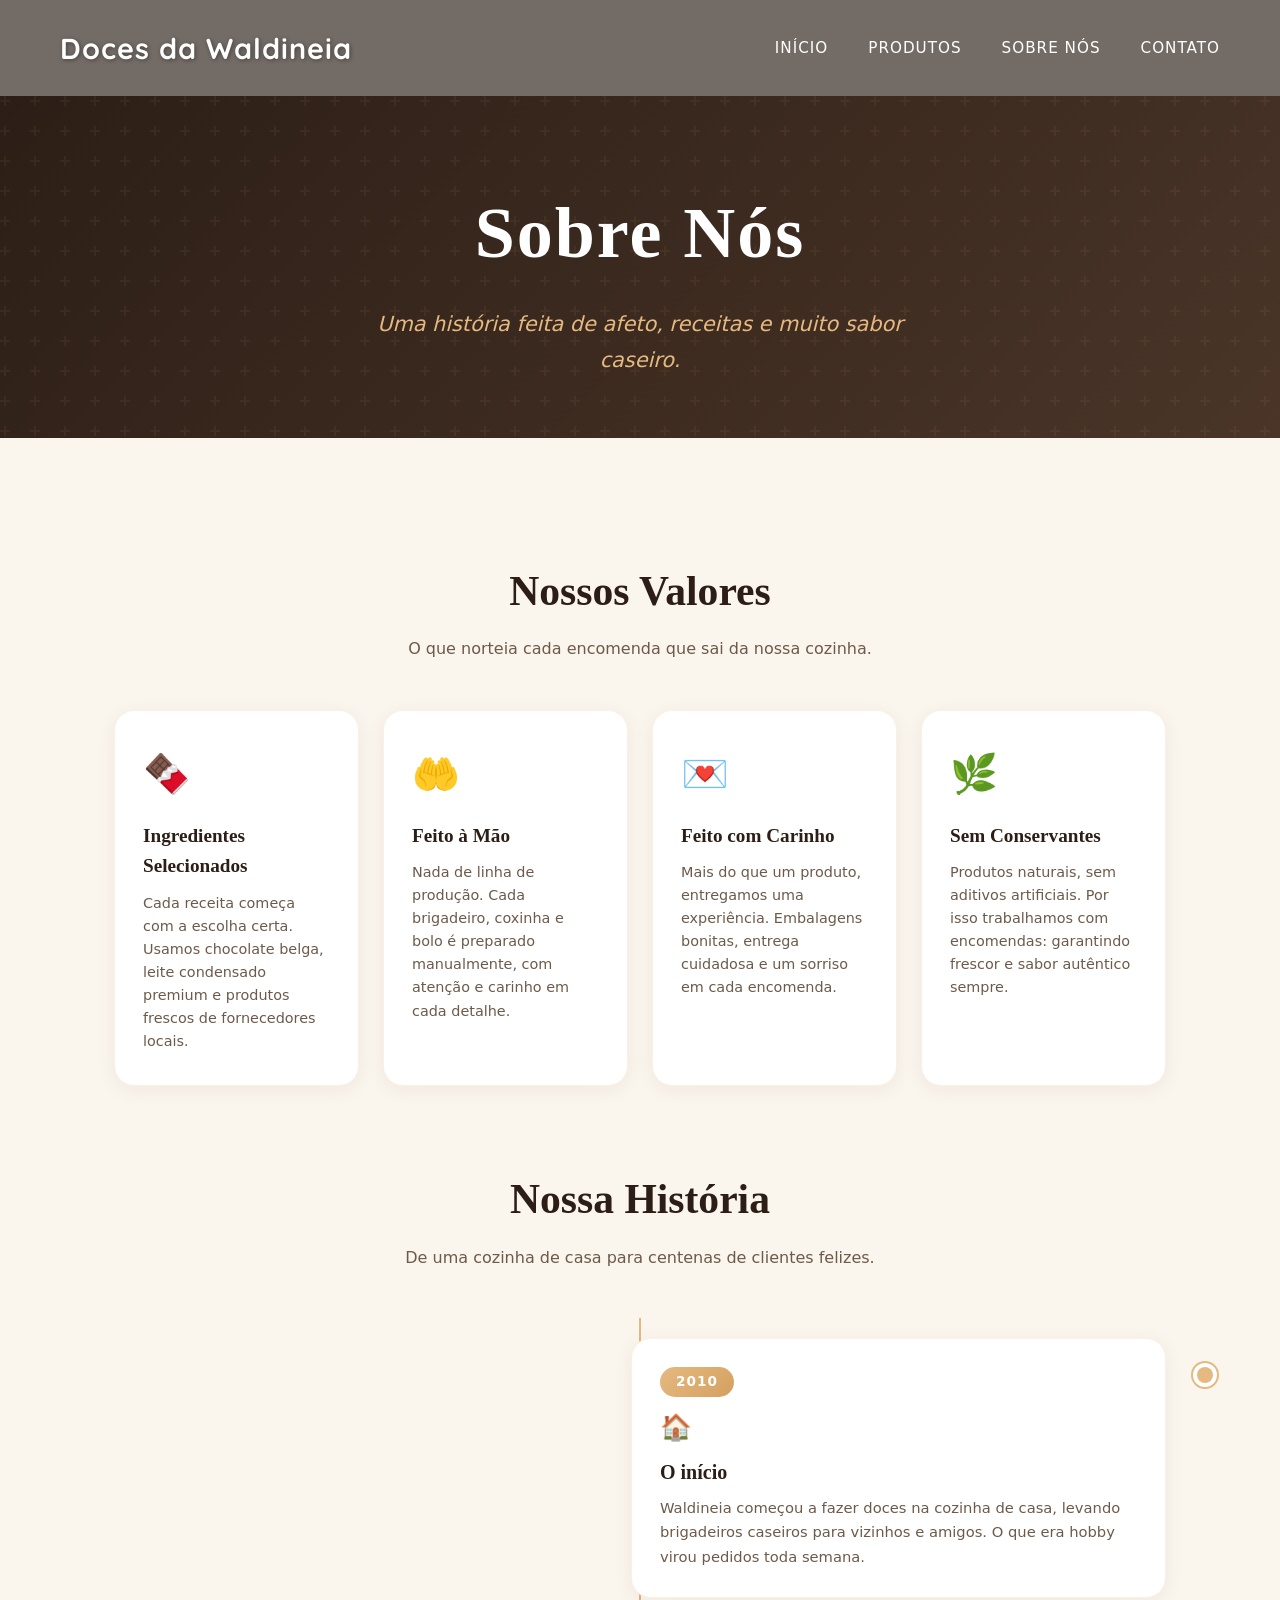
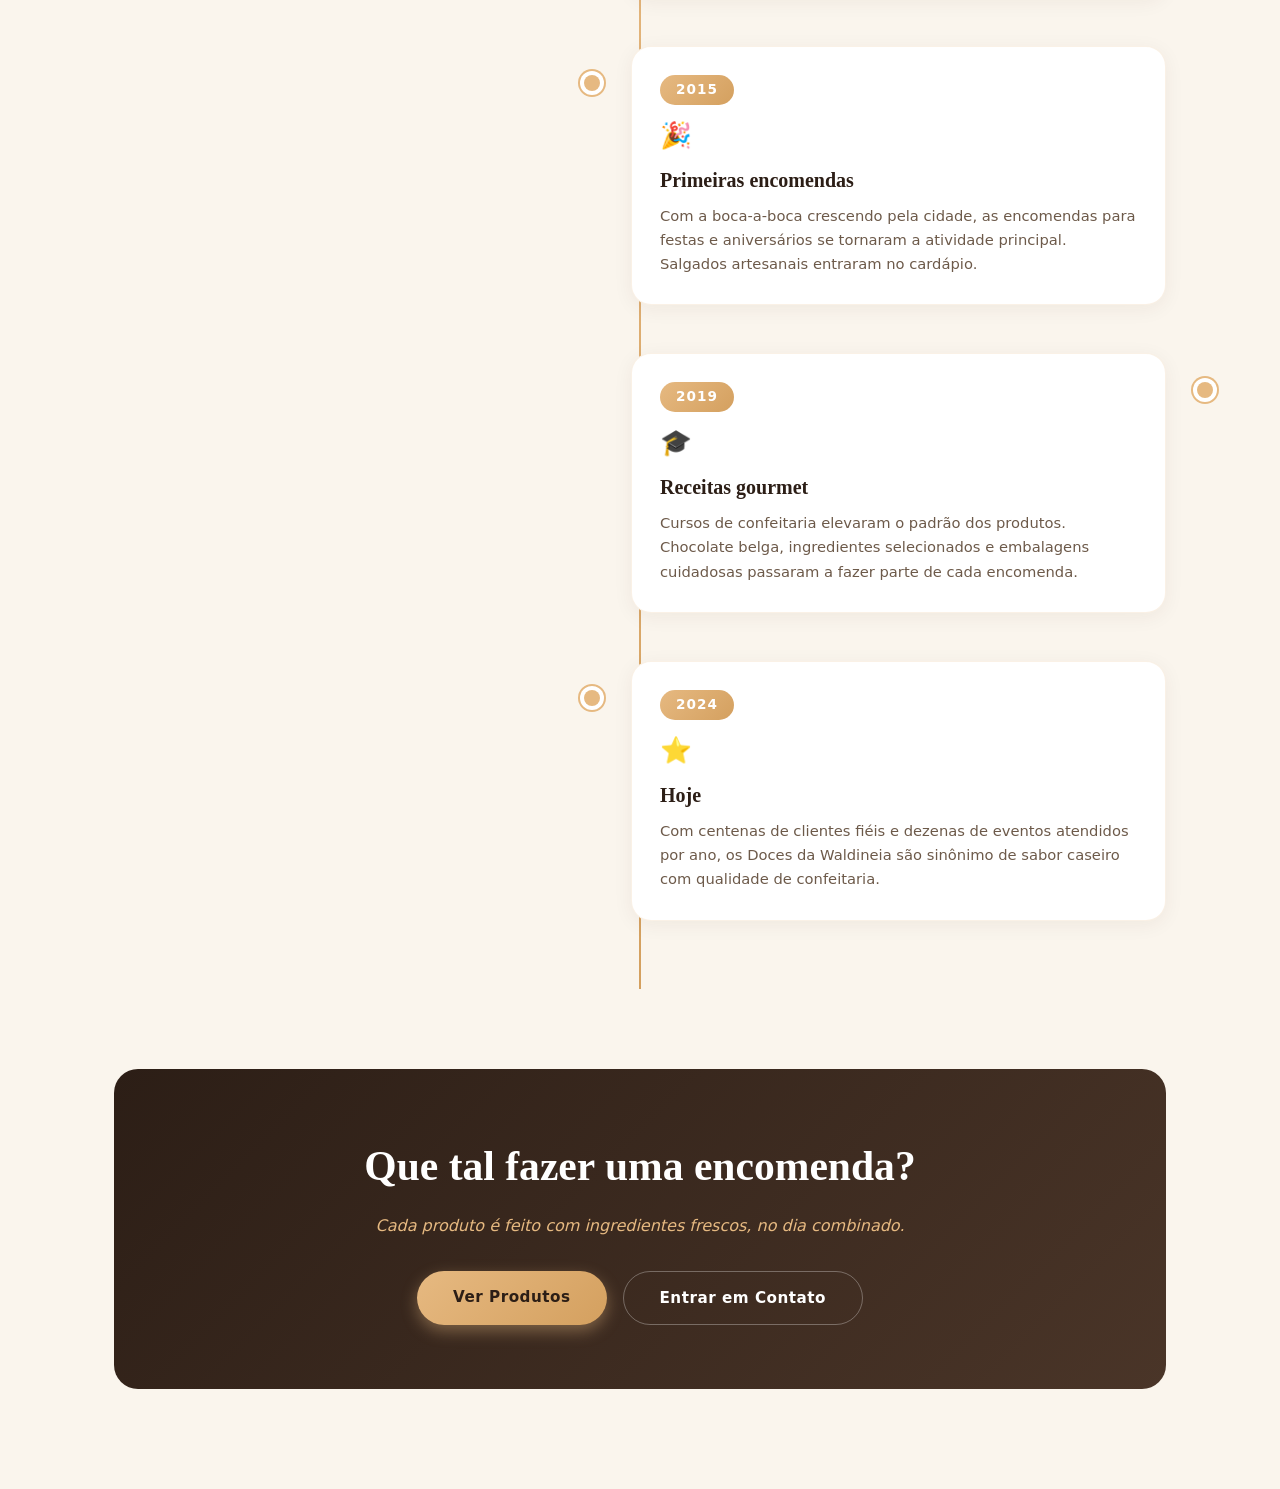
<file: Doce-Waldineia-main/Main/AboutUs/aboutUsIndex.html>
<!DOCTYPE html>
<html lang="en">
<head>
    <meta charset="UTF-8">
    <meta name="viewport" content="width=device-width, initial-scale=1.0">
       <link rel="stylesheet" href="aboutUsStyle.css">
    <script src="aboutUsScript.js" defer></script>

    <link rel="icon" href="data:image/svg+xml,<svg xmlns='http://www.w3.org/2000/svg' viewBox='0 0 100 100'><text y='.9em' font-size='90'>🎂</text></svg>">

    <title>Nossos Produtos</title>
</head>
<body>
  <header class="hero-nav">
            <div class="logo">Doces da Waldineia</div>
        <nav>
     <a href="../LandingPage/landingIndex.html">Início</a>
                <a href="../Produtos/produtoIndex.html">Produtos</a>
                <a href="./aboutUsIndex.html">Sobre Nós</a>
                <a href="../Contato/contatoIndex.html">Contato</a>
        </nav>
    </header>

    <main class="product-list">
        <h1>Sobre Nós</h1>
   

        </div>
    </main>
</body>
</html>
</file>
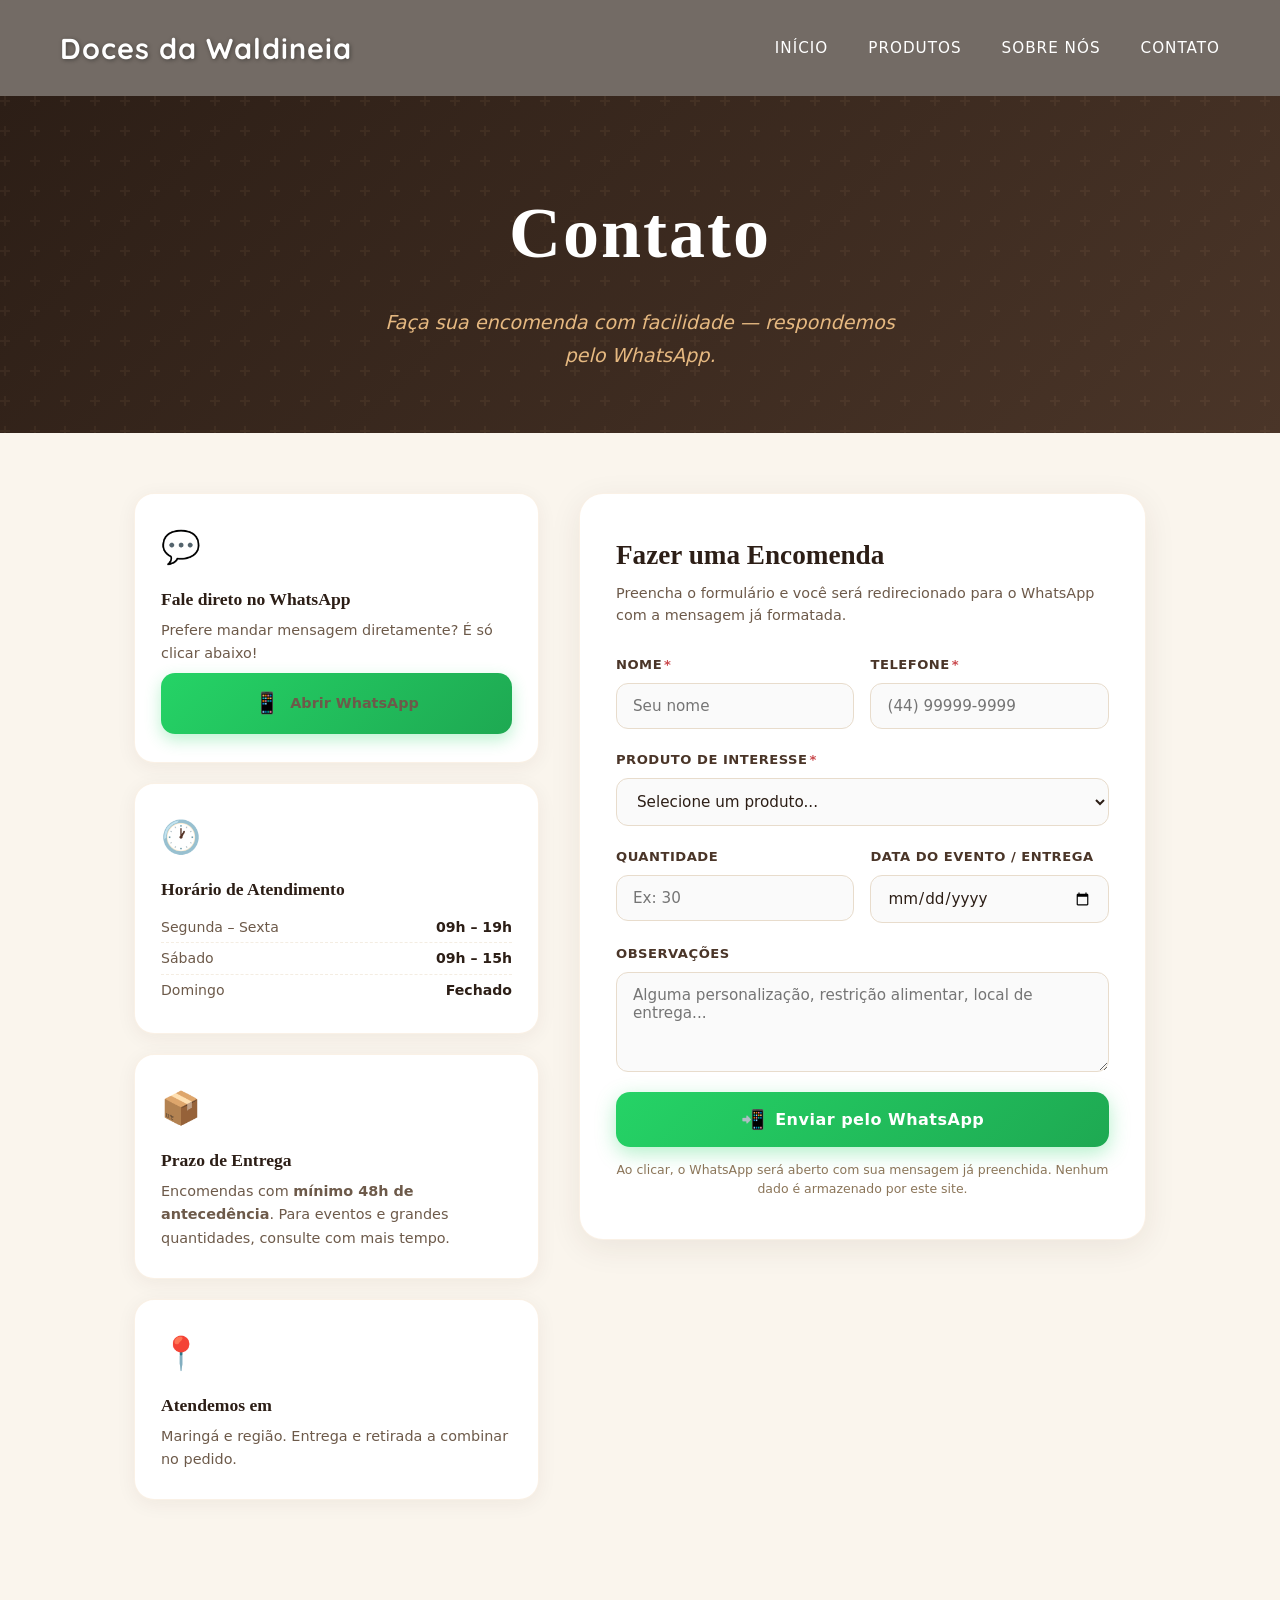
<file: Doce-Waldineia-main/Main/Contato/contatoIndex.html>
<!DOCTYPE html>
<html lang="en">
<head>
    <meta charset="UTF-8">
    <meta name="viewport" content="width=device-width, initial-scale=1.0">
       <link rel="stylesheet" href="contatoStyle.css">
    <script src="contatoScript.js" defer></script>

    <link rel="icon" href="data:image/svg+xml,<svg xmlns='http://www.w3.org/2000/svg' viewBox='0 0 100 100'><text y='.9em' font-size='90'>🎂</text></svg>">

    <title>Contato</title>
</head>
<body>
     <header class="hero-nav">
            <div class="logo">Doces da Waldineia</div>
            <nav>
                <a href="../LandingPage/landingIndex.html">Início</a>
                <a href="../Produtos/produtoIndex.html">Produtos</a>
                <a href="../AboutUs/aboutUsIndex.html">Sobre Nós</a>
                <a href="./contatoIndex.html">Contato</a>
            </nav>
        </header>

    <main class="product-list">
        <h1>Contato</h1>

        </div>
    </main>
</body>
</html>
</file>
<file: Doce-Waldineia-main/Main/AboutUs/aboutUsStyle.css>
@import url('https://fonts.googleapis.com/css2?family=Quicksand:wght@300..700&display=swap');
:root {
    /* Tipografia */
    --font-heading: 'Georgia', serif;
    --font-body: 'Segoe UI', system-ui, -apple-system, sans-serif;
    
        /* Cores */
    --color-text: #ffffff;
    --color-accent: #e6b981; 
    --color-overlay-1: rgba(30, 20, 15, 0.4); 
    --color-overlay-2: rgba(30, 20, 15, 0.3);
    --color-overlay-3: rgba(30, 20, 15, 0.7);
    
    /* Botão */
    --button-bg: rgba(255, 255, 255, 0.15);
    --button-hover-bg: var(--color-accent);
    --button-hover-text: #2c1e16; 
    
    /* Layout */
    --radius: 50px;
    --max-content-width: 900px;
    --transition-fast: 0.3s ease;
    --transition-slow: 0.6s cubic-bezier(0.25, 1, 0.5, 1);
}

* {
    margin: 0;
    padding: 0;
    box-sizing: border-box;
}

html {
    scroll-behavior: smooth; 
}

body {
    font-family: var(--font-body);
    line-height: 1.6;
    overflow-x: hidden;
    text-rendering: optimizeLegibility;
    -webkit-font-smoothing: antialiased;
}

/* Barra de navegação (Header) */
.hero-nav {
    display: flex;
    justify-content: space-between;
    align-items: center;
    padding: 25px 60px;
    color: var(--color-text);
    z-index: 2;
    
    background-color: rgba(25, 15, 10, 0.6);
    backdrop-filter: blur(5px); 
    -webkit-backdrop-filter: blur(5px); 
    width: 100%; 
}

.logo {
    font-family: var(--font-heading);
    font-size: 1.8rem;
    font-weight: bold;
    letter-spacing: 1px;
    text-shadow: 1px 1px 4px rgba(0, 0, 0, 0.4);
      font-family: "Quicksand", sans-serif;

}

.hero-nav nav {
    display: flex;
    gap: 40px;
    flex-wrap: wrap;
}

.hero-nav nav a {
    color: var(--color-text);
    text-decoration: none;
    font-size: 0.95rem;
    font-weight: 500;
    text-transform: uppercase;
    letter-spacing: 1px;
    transition: color var(--transition-fast), transform var(--transition-fast);
}

.hero-nav nav a:hover,
.hero-nav nav a:focus-visible {
    color: var(--color-accent);
    transform: translateY(-2px);
}

.hero-nav nav a:focus-visible,
.cta-button:focus-visible {
    outline: 2px dashed var(--color-accent);
    outline-offset: 6px;
}

/* Conteúdo central */
.hero-content {
    display: flex;
    flex-direction: column;
    justify-content: center;
    align-items: center;
    text-align: center;
    color: var(--color-text);
    padding: 0 20px;
    max-width: var(--max-content-width);
    margin: 0 auto;
    z-index: 2;
    
    /* Animação de entrada suave */
    opacity: 0;
    animation: fadeInUp 1s var(--transition-slow) forwards;
}

.hero-content h1 {
    font-family: var(--font-heading);
    font-size: clamp(3rem, 7vw, 5.5rem);
    margin-bottom: 15px;
    text-shadow: 2px 4px 10px rgba(0, 0, 0, 0.6);
    letter-spacing: 2px;
    line-height: 1.1;
}

.hero-content p {
    font-family: var(--font-heading);
    font-size: clamp(1.1rem, 2.5vw, 1.5rem);
    max-width: 720px;
    margin-bottom: 40px;
    text-shadow: 1px 2px 5px rgba(0, 0, 0, 0.6);
    font-style: italic;
    color: #f1f1f1;
}

.cta-button {
    display: inline-block;
    padding: 16px 45px;
    background-color: var(--button-bg);
    backdrop-filter: blur(8px);
    -webkit-backdrop-filter: blur(8px);
    color: var(--color-text);
    text-decoration: none;
    text-transform: uppercase;
    font-weight: 600;
    border: 1px solid rgba(255, 255, 255, 0.4);
    border-radius: var(--radius);
    font-size: 1rem;
    letter-spacing: 1.5px;
    transition: all var(--transition-fast);
    box-shadow: 0 4px 15px rgba(0, 0, 0, 0.2);
}

.cta-button:hover,
.cta-button:focus-visible {
    background-color: var(--button-hover-bg);
    color: var(--button-hover-text);
    border-color: var(--button-hover-bg);
    transform: translateY(-4px);
    box-shadow: 0 8px 25px rgba(0, 0, 0, 0.3);
}
.hero-nav nav a {
    color: var(--color-text);
    text-decoration: none;
    font-size: 0.95rem;
    font-weight: 500;
    text-transform: uppercase;
    letter-spacing: 1px;
    transition: color var(--transition-fast), transform var(--transition-fast);
    position: relative; 
}

.hero-nav nav a::after {
    content: '';
    position: absolute;
    width: 0%;
    height: 2px;
    bottom: -6px; 
    left: 0;
    background-color: var(--color-accent); 
    transition: width 0.3s ease; 
}

.hero-nav nav a:hover {
    color: var(--color-accent);
}

.hero-nav nav a:hover::after,
.hero-nav nav a:focus-visible::after {
    width: 100%;
}
</file>
<file: Doce-Waldineia-main/Main/Contato/contatoStyle.css>
@import url('https://fonts.googleapis.com/css2?family=Quicksand:wght@300..700&display=swap');
:root {
    /* Tipografia */
    --font-heading: 'Georgia', serif;
    --font-body: 'Segoe UI', system-ui, -apple-system, sans-serif;
    
        /* Cores */
    --color-text: #ffffff;
    --color-accent: #e6b981; 
    --color-overlay-1: rgba(30, 20, 15, 0.4); 
    --color-overlay-2: rgba(30, 20, 15, 0.3);
    --color-overlay-3: rgba(30, 20, 15, 0.7);
    
    /* Botão */
    --button-bg: rgba(255, 255, 255, 0.15);
    --button-hover-bg: var(--color-accent);
    --button-hover-text: #2c1e16; 
    
    /* Layout */
    --radius: 50px;
    --max-content-width: 900px;
    --transition-fast: 0.3s ease;
    --transition-slow: 0.6s cubic-bezier(0.25, 1, 0.5, 1);
}

* {
    margin: 0;
    padding: 0;
    box-sizing: border-box;
}

html {
    scroll-behavior: smooth; 
}

body {
    font-family: var(--font-body);
    line-height: 1.6;
    overflow-x: hidden;
    text-rendering: optimizeLegibility;
    -webkit-font-smoothing: antialiased;
}

/* Barra de navegação (Header) */
.hero-nav {
    display: flex;
    justify-content: space-between;
    align-items: center;
    padding: 25px 60px;
    color: var(--color-text);
    z-index: 2;
    
    background-color: rgba(25, 15, 10, 0.6);
    backdrop-filter: blur(5px); 
    -webkit-backdrop-filter: blur(5px); 
    width: 100%; 
}

.logo {
    font-family: var(--font-heading);
    font-size: 1.8rem;
    font-weight: bold;
    letter-spacing: 1px;
    text-shadow: 1px 1px 4px rgba(0, 0, 0, 0.4);
      font-family: "Quicksand", sans-serif;

}

.hero-nav nav {
    display: flex;
    gap: 40px;
    flex-wrap: wrap;
}

.hero-nav nav a {
    color: var(--color-text);
    text-decoration: none;
    font-size: 0.95rem;
    font-weight: 500;
    text-transform: uppercase;
    letter-spacing: 1px;
    transition: color var(--transition-fast), transform var(--transition-fast);
}

.hero-nav nav a:hover,
.hero-nav nav a:focus-visible {
    color: var(--color-accent);
    transform: translateY(-2px);
}

.hero-nav nav a:focus-visible,
.cta-button:focus-visible {
    outline: 2px dashed var(--color-accent);
    outline-offset: 6px;
}

/* Conteúdo central */
.hero-content {
    display: flex;
    flex-direction: column;
    justify-content: center;
    align-items: center;
    text-align: center;
    color: var(--color-text);
    padding: 0 20px;
    max-width: var(--max-content-width);
    margin: 0 auto;
    z-index: 2;
    
    /* Animação de entrada suave */
    opacity: 0;
    animation: fadeInUp 1s var(--transition-slow) forwards;
}

.hero-content h1 {
    font-family: var(--font-heading);
    font-size: clamp(3rem, 7vw, 5.5rem);
    margin-bottom: 15px;
    text-shadow: 2px 4px 10px rgba(0, 0, 0, 0.6);
    letter-spacing: 2px;
    line-height: 1.1;
}

.hero-content p {
    font-family: var(--font-heading);
    font-size: clamp(1.1rem, 2.5vw, 1.5rem);
    max-width: 720px;
    margin-bottom: 40px;
    text-shadow: 1px 2px 5px rgba(0, 0, 0, 0.6);
    font-style: italic;
    color: #f1f1f1;
}

.cta-button {
    display: inline-block;
    padding: 16px 45px;
    background-color: var(--button-bg);
    backdrop-filter: blur(8px);
    -webkit-backdrop-filter: blur(8px);
    color: var(--color-text);
    text-decoration: none;
    text-transform: uppercase;
    font-weight: 600;
    border: 1px solid rgba(255, 255, 255, 0.4);
    border-radius: var(--radius);
    font-size: 1rem;
    letter-spacing: 1.5px;
    transition: all var(--transition-fast);
    box-shadow: 0 4px 15px rgba(0, 0, 0, 0.2);
}

.cta-button:hover,
.cta-button:focus-visible {
    background-color: var(--button-hover-bg);
    color: var(--button-hover-text);
    border-color: var(--button-hover-bg);
    transform: translateY(-4px);
    box-shadow: 0 8px 25px rgba(0, 0, 0, 0.3);
}
.hero-nav nav a {
    color: var(--color-text);
    text-decoration: none;
    font-size: 0.95rem;
    font-weight: 500;
    text-transform: uppercase;
    letter-spacing: 1px;
    transition: color var(--transition-fast), transform var(--transition-fast);
    position: relative; 
}

.hero-nav nav a::after {
    content: '';
    position: absolute;
    width: 0%;
    height: 2px;
    bottom: -6px; 
    left: 0;
    background-color: var(--color-accent); 
    transition: width 0.3s ease; 
}

.hero-nav nav a:hover {
    color: var(--color-accent);
}

.hero-nav nav a:hover::after,
.hero-nav nav a:focus-visible::after {
    width: 100%;
}
</file>
